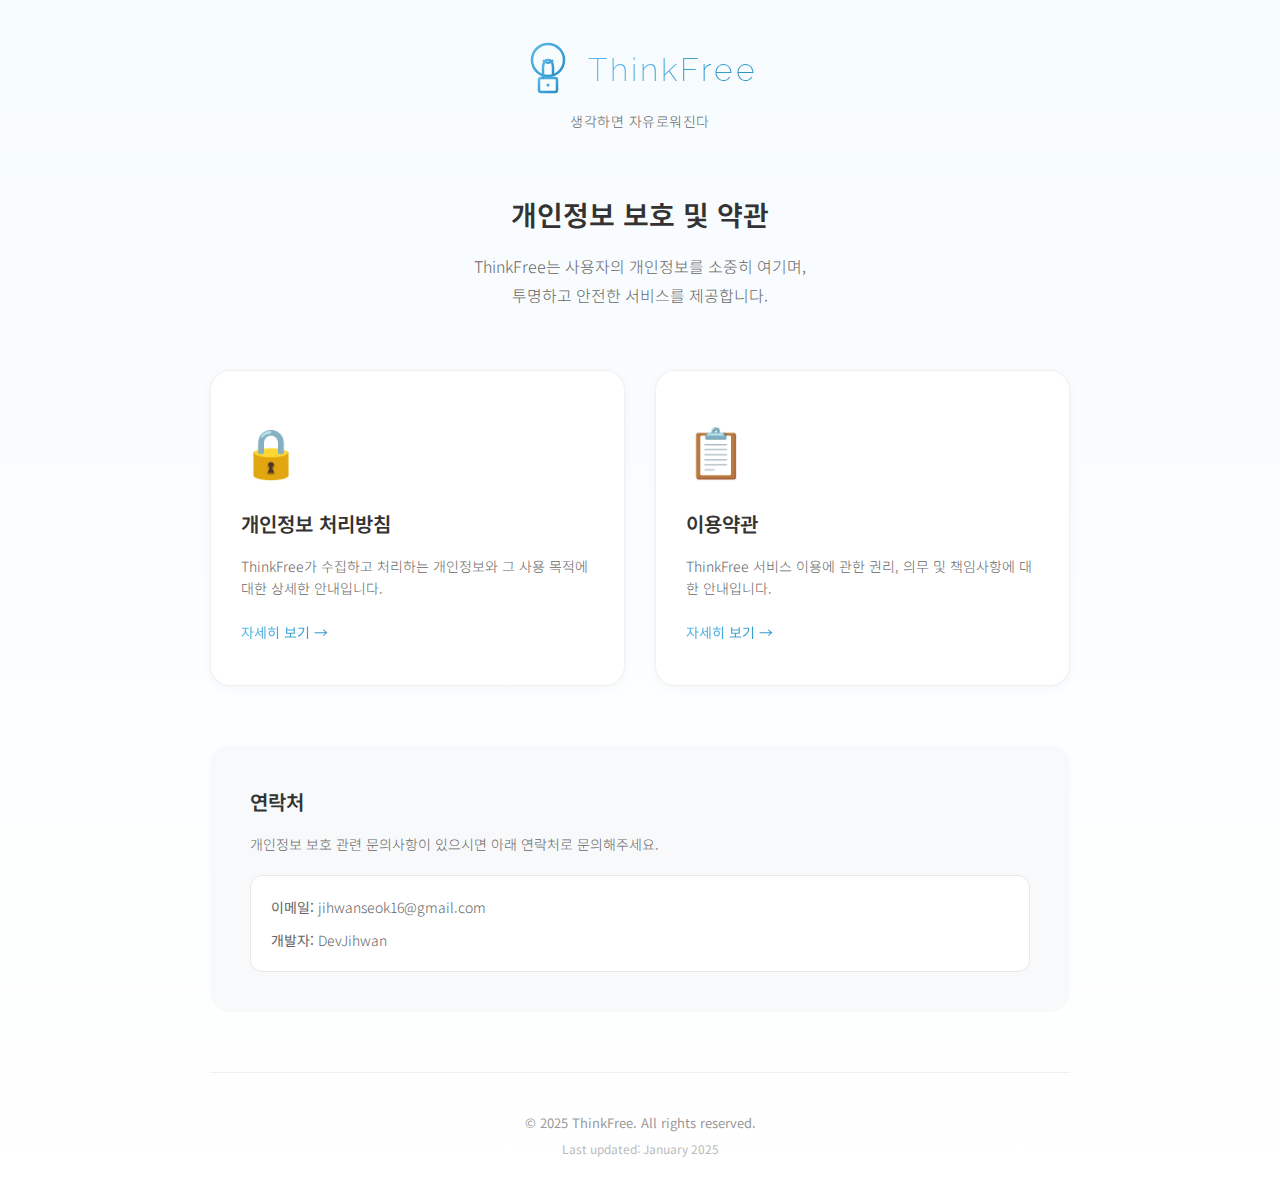
<file: index.html>
<!DOCTYPE html>
<html lang="ko">
<head>
    <meta charset="UTF-8">
    <meta name="viewport" content="width=device-width, initial-scale=1.0">
    <title>ThinkFree - Privacy & Terms</title>
    <link rel="stylesheet" href="style.css">
    <link rel="preconnect" href="https://fonts.googleapis.com">
    <link href="https://fonts.googleapis.com/css2?family=Raleway:wght@200;300;400;600&family=Noto+Sans+KR:wght@300;400;500;600&display=swap" rel="stylesheet">
</head>
<body>
    <div class="container">
        <header>
            <div class="logo">
                <svg width="50" height="60" viewBox="0 0 50 60" fill="none" xmlns="http://www.w3.org/2000/svg">
                    <circle cx="25" cy="20" r="16" stroke="url(#gradient)" stroke-width="2.5" fill="none"/>
                    <path d="M 20 20 Q 25 26, 30 20" stroke="url(#gradient)" stroke-width="2" fill="none"/>
                    <rect x="16" y="38" width="18" height="14" rx="2" stroke="url(#gradient)" stroke-width="2.5" fill="none"/>
                    <path d="M 20 38 L 20 28 Q 20 20, 25 20 Q 30 20, 30 28 L 30 34" stroke="url(#gradient)" stroke-width="2.5" stroke-linecap="round" fill="none"/>
                    <circle cx="25" cy="45" r="1.5" fill="url(#gradient)"/>
                    <defs>
                        <linearGradient id="gradient" x1="0%" y1="0%" x2="100%" y2="100%">
                            <stop offset="0%" style="stop-color:#5AB9EA;stop-opacity:1" />
                            <stop offset="100%" style="stop-color:#2890C4;stop-opacity:1" />
                        </linearGradient>
                    </defs>
                </svg>
                <h1>ThinkFree</h1>
            </div>
            <p class="tagline">생각하면 자유로워진다</p>
        </header>

        <main>
            <section class="hero">
                <h2>개인정보 보호 및 약관</h2>
                <p>ThinkFree는 사용자의 개인정보를 소중히 여기며,<br>투명하고 안전한 서비스를 제공합니다.</p>
            </section>

            <div class="cards">
                <a href="privacy.html" class="card">
                    <div class="card-icon">🔒</div>
                    <h3>개인정보 처리방침</h3>
                    <p>ThinkFree가 수집하고 처리하는 개인정보와 그 사용 목적에 대한 상세한 안내입니다.</p>
                    <span class="card-link">자세히 보기 →</span>
                </a>

                <a href="terms.html" class="card">
                    <div class="card-icon">📋</div>
                    <h3>이용약관</h3>
                    <p>ThinkFree 서비스 이용에 관한 권리, 의무 및 책임사항에 대한 안내입니다.</p>
                    <span class="card-link">자세히 보기 →</span>
                </a>
            </div>

            <section class="info">
                <h3>연락처</h3>
                <p>개인정보 보호 관련 문의사항이 있으시면 아래 연락처로 문의해주세요.</p>
                <div class="contact">
                    <p><strong>이메일:</strong> jihwanseok16@gmail.com</p>
                    <p><strong>개발자:</strong> DevJihwan</p>
                </div>
            </section>
        </main>

        <footer>
            <p>&copy; 2025 ThinkFree. All rights reserved.</p>
            <p class="version">Last updated: January 2025</p>
        </footer>
    </div>
</body>
</html>
</file>
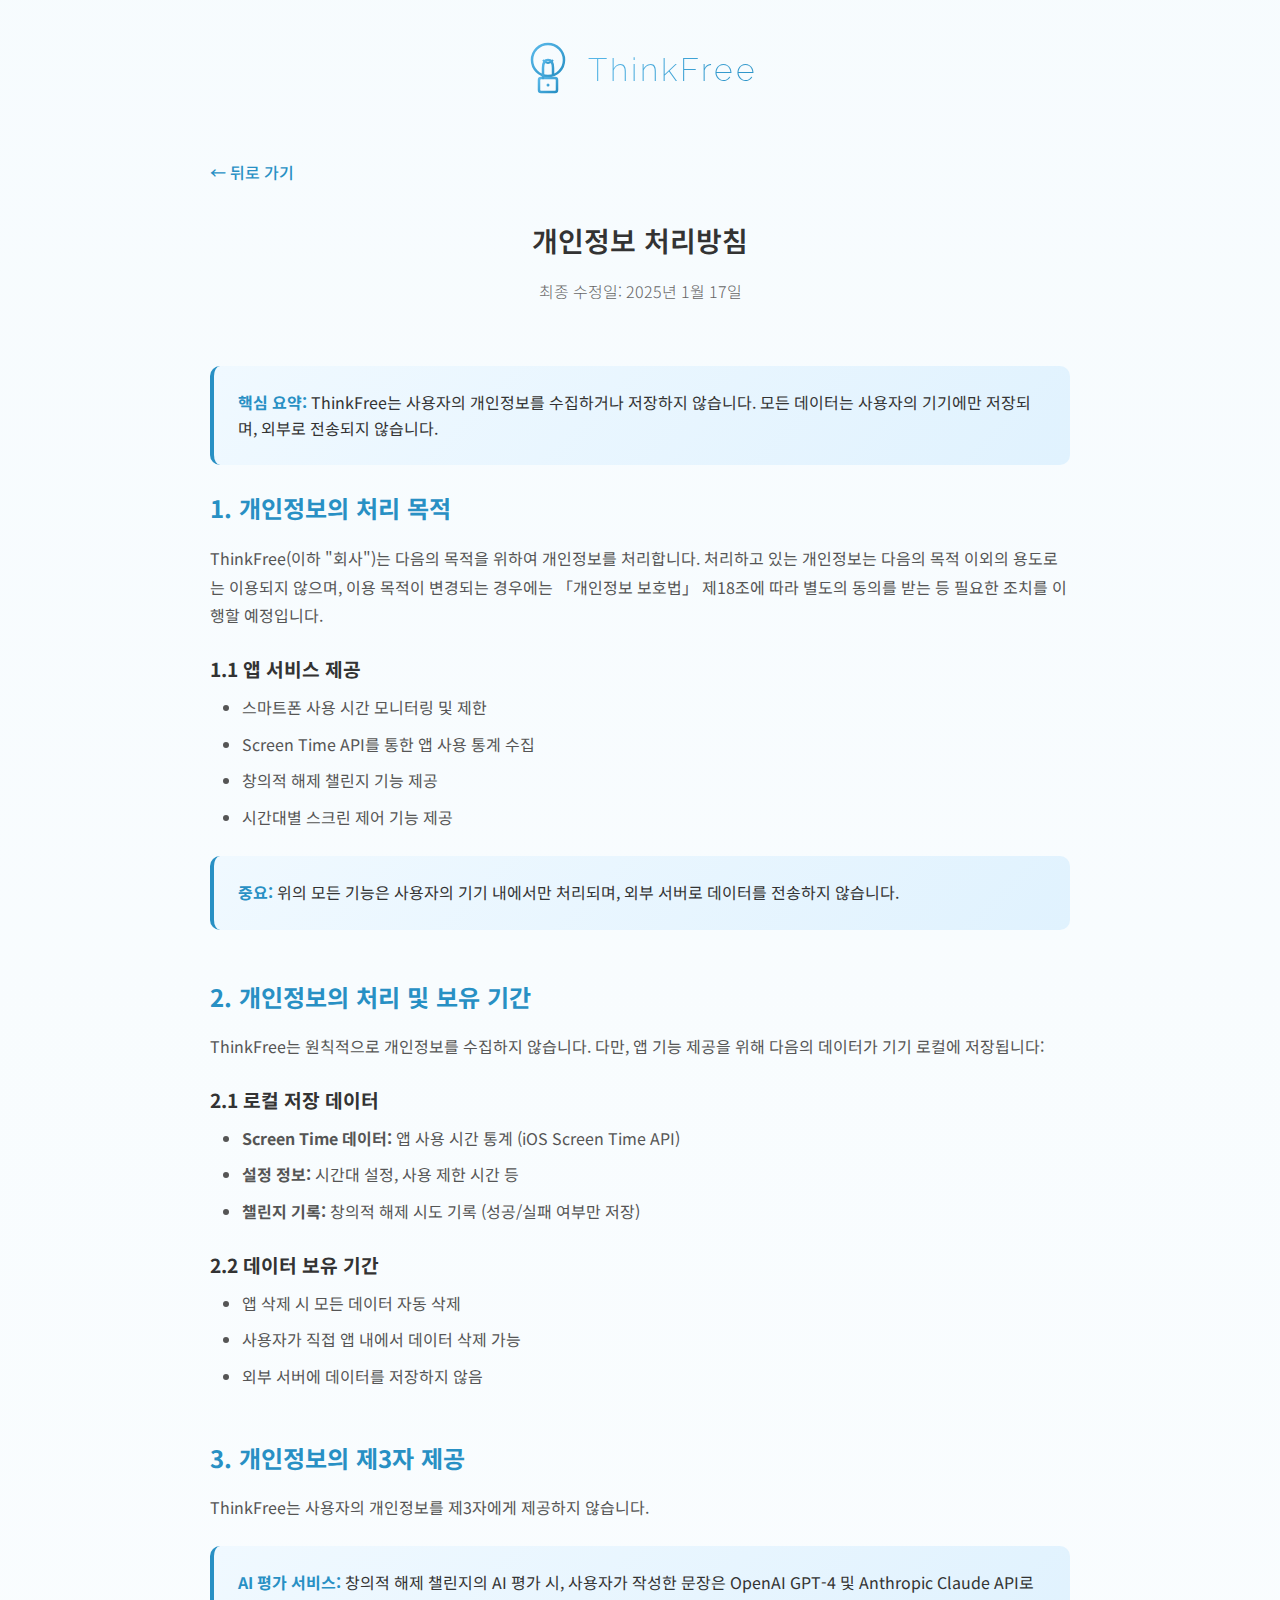
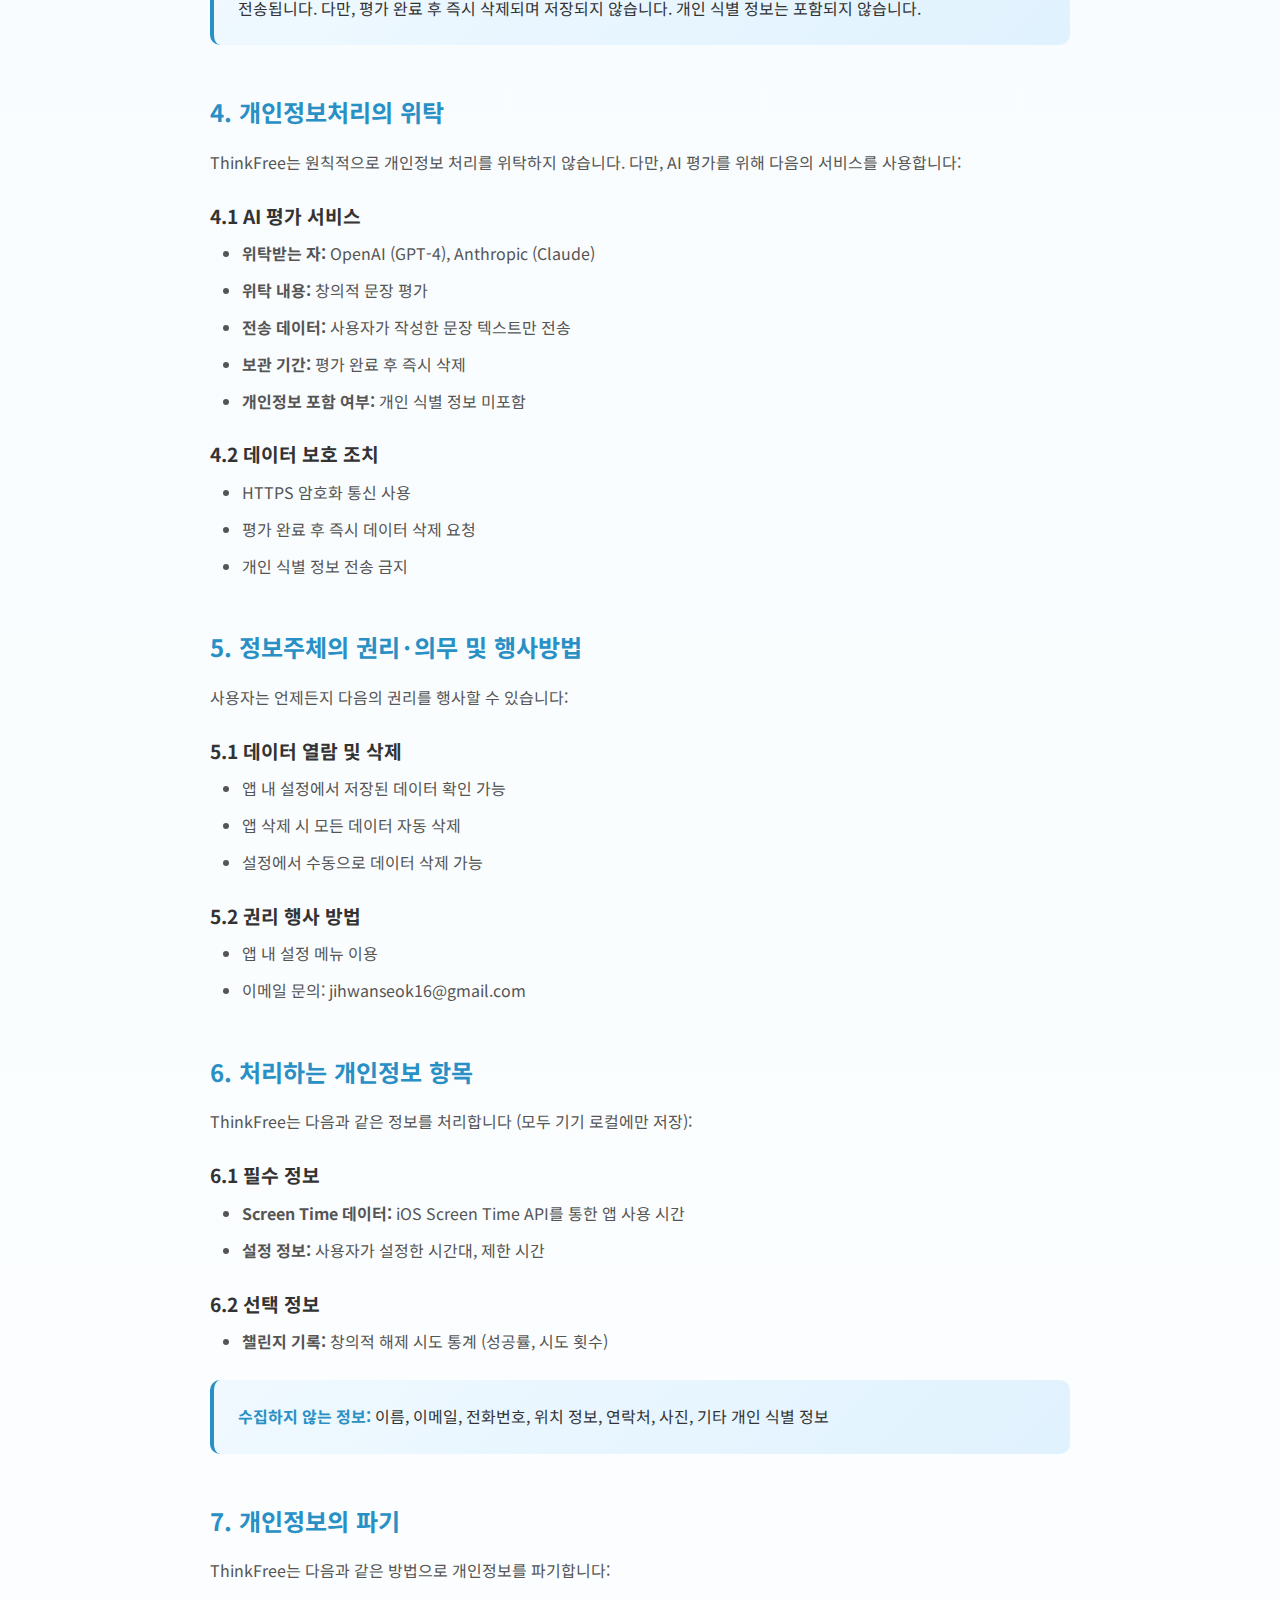
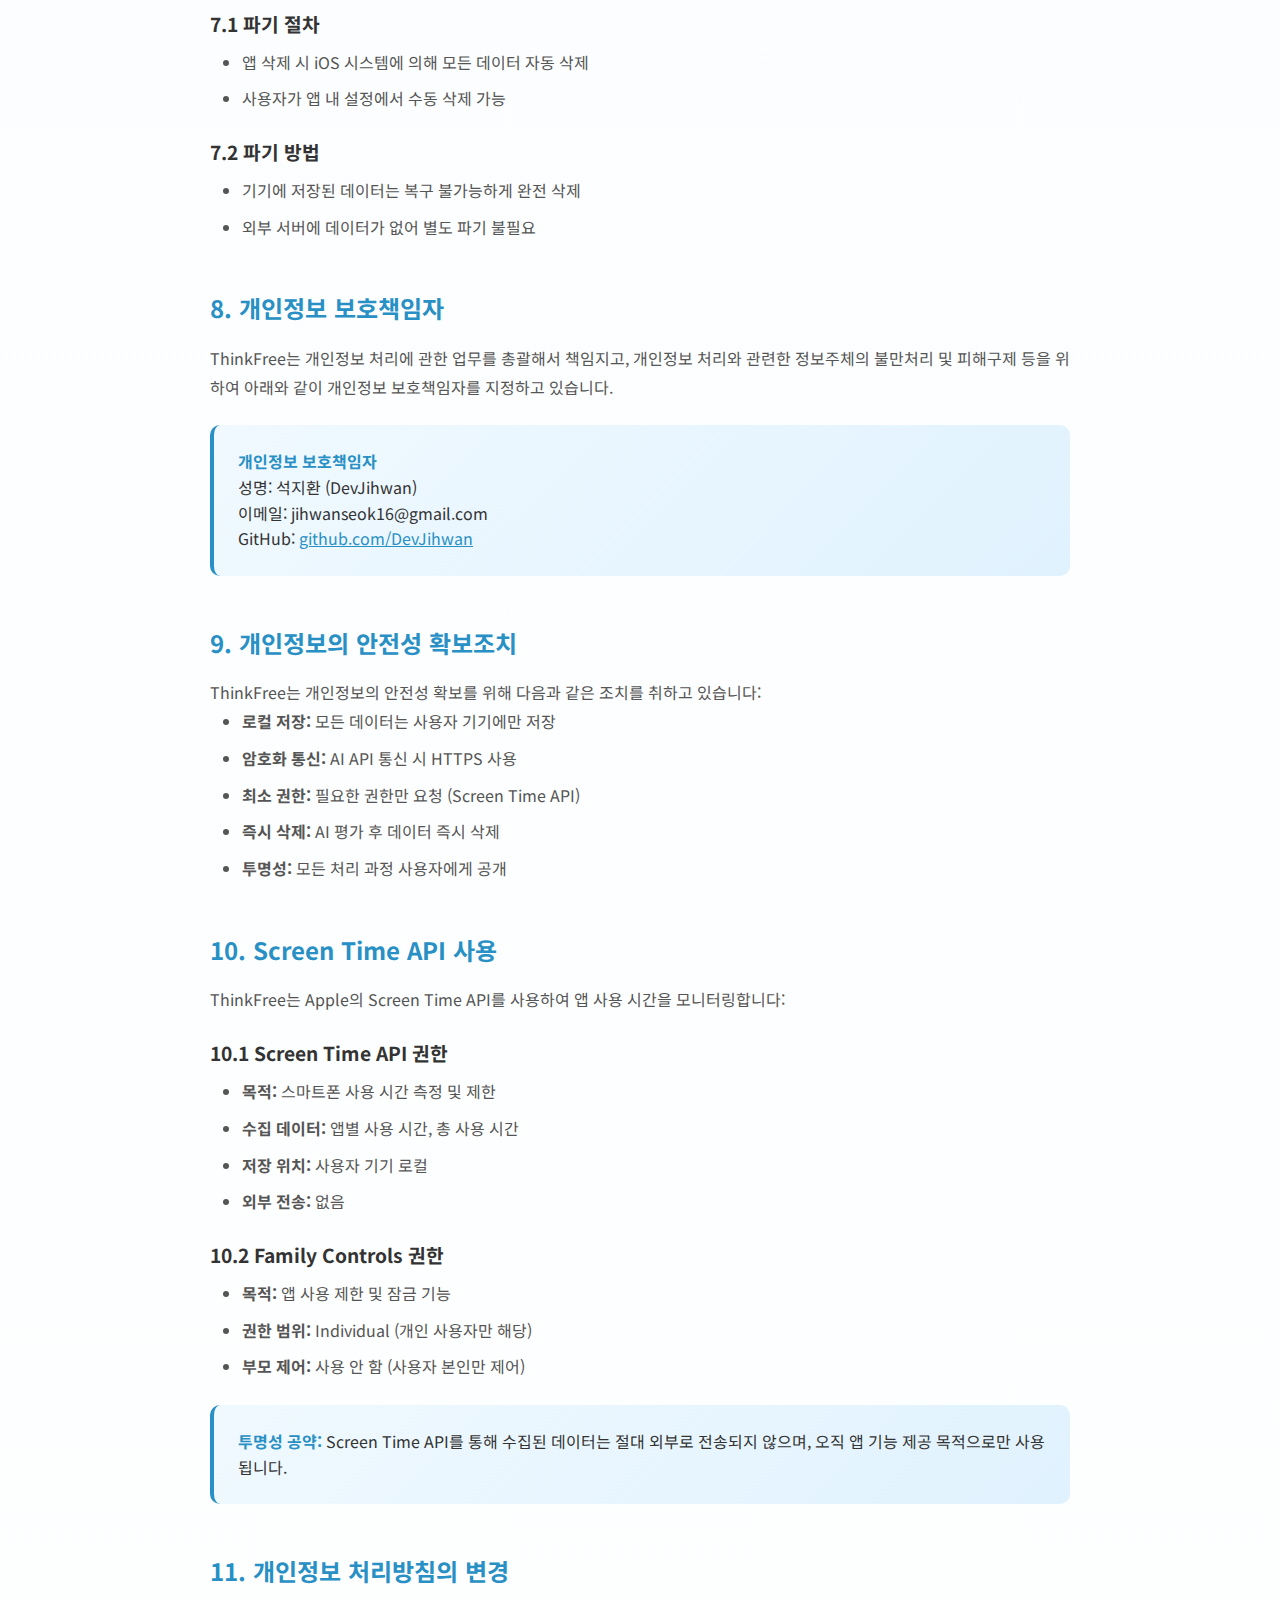
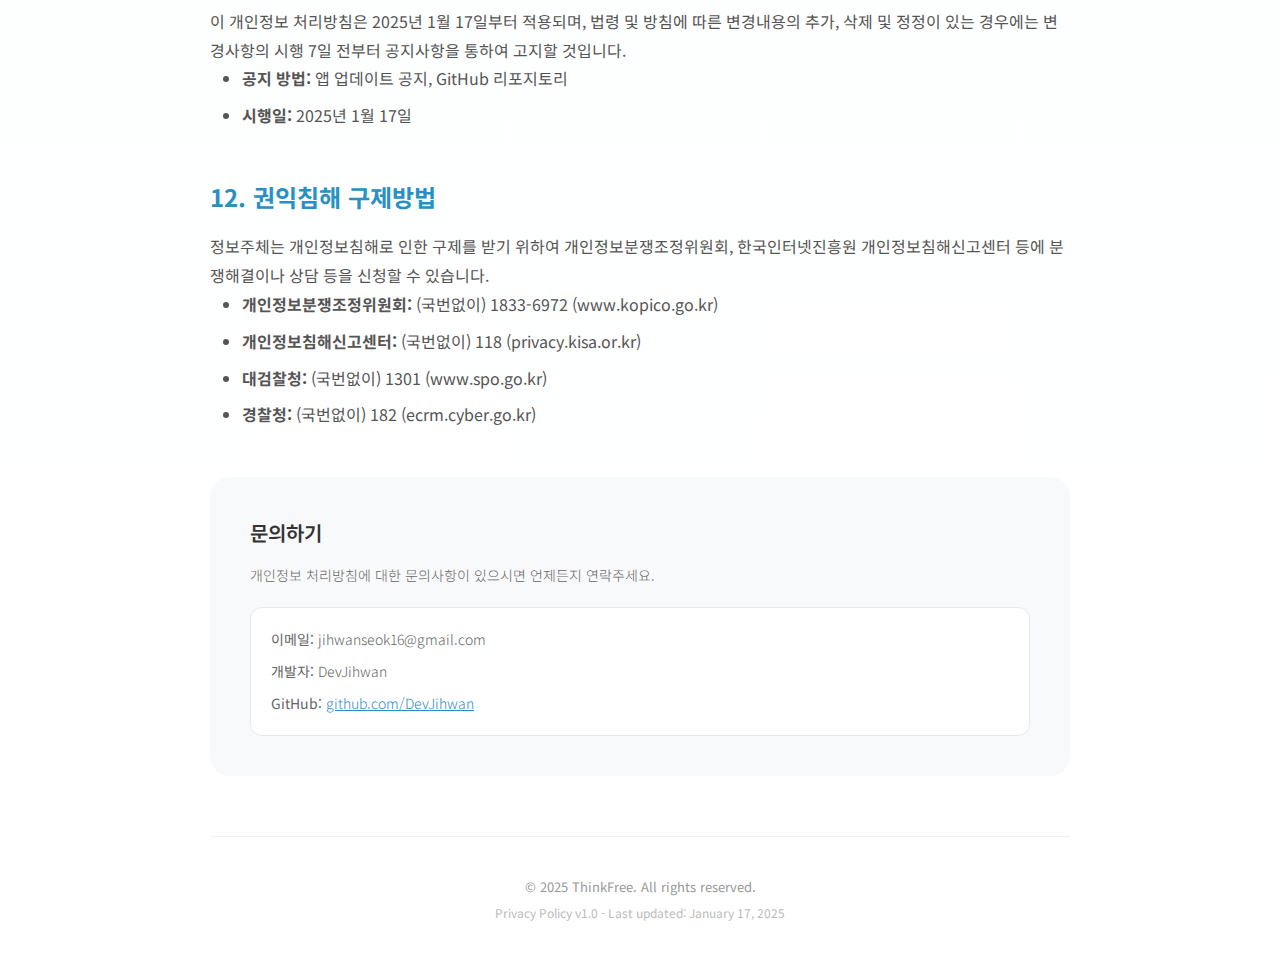
<file: privacy.html>
<!DOCTYPE html>
<html lang="ko">
<head>
    <meta charset="UTF-8">
    <meta name="viewport" content="width=device-width, initial-scale=1.0">
    <title>개인정보 처리방침 - ThinkFree</title>
    <link rel="stylesheet" href="style.css">
    <link rel="preconnect" href="https://fonts.googleapis.com">
    <link href="https://fonts.googleapis.com/css2?family=Raleway:wght@200;300;400;600&family=Noto+Sans+KR:wght@300;400;500;600&display=swap" rel="stylesheet">
    <style>
        .back-button {
            display: inline-flex;
            align-items: center;
            color: #2890C4;
            text-decoration: none;
            margin-bottom: 2rem;
            font-weight: 500;
            transition: all 0.3s ease;
        }
        .back-button:hover {
            color: #5AB9EA;
            transform: translateX(-5px);
        }
        .content-section {
            margin-bottom: 3rem;
        }
        .content-section h3 {
            color: #2890C4;
            margin-bottom: 1rem;
            font-size: 1.5rem;
        }
        .content-section h4 {
            color: #333;
            margin-top: 1.5rem;
            margin-bottom: 0.5rem;
            font-size: 1.2rem;
        }
        .content-section p, .content-section ul {
            line-height: 1.8;
            color: #555;
        }
        .content-section ul {
            padding-left: 2rem;
        }
        .content-section li {
            margin-bottom: 0.5rem;
        }
        .highlight-box {
            background: linear-gradient(135deg, #f0f9ff 0%, #e0f2fe 100%);
            padding: 1.5rem;
            border-radius: 10px;
            border-left: 4px solid #2890C4;
            margin: 1.5rem 0;
        }
        .highlight-box strong {
            color: #2890C4;
        }
    </style>
</head>
<body>
    <div class="container">
        <header>
            <div class="logo">
                <svg width="50" height="60" viewBox="0 0 50 60" fill="none" xmlns="http://www.w3.org/2000/svg">
                    <circle cx="25" cy="20" r="16" stroke="url(#gradient)" stroke-width="2.5" fill="none"/>
                    <path d="M 20 20 Q 25 26, 30 20" stroke="url(#gradient)" stroke-width="2" fill="none"/>
                    <rect x="16" y="38" width="18" height="14" rx="2" stroke="url(#gradient)" stroke-width="2.5" fill="none"/>
                    <path d="M 20 38 L 20 28 Q 20 20, 25 20 Q 30 20, 30 28 L 30 34" stroke="url(#gradient)" stroke-width="2.5" stroke-linecap="round" fill="none"/>
                    <circle cx="25" cy="45" r="1.5" fill="url(#gradient)"/>
                    <defs>
                        <linearGradient id="gradient" x1="0%" y1="0%" x2="100%" y2="100%">
                            <stop offset="0%" style="stop-color:#5AB9EA;stop-opacity:1" />
                            <stop offset="100%" style="stop-color:#2890C4;stop-opacity:1" />
                        </linearGradient>
                    </defs>
                </svg>
                <h1>ThinkFree</h1>
            </div>
        </header>

        <main>
            <a href="index.html" class="back-button">← 뒤로 가기</a>
            
            <section class="hero">
                <h2>개인정보 처리방침</h2>
                <p>최종 수정일: 2025년 1월 17일</p>
            </section>

            <div class="highlight-box">
                <strong>핵심 요약:</strong> ThinkFree는 사용자의 개인정보를 수집하거나 저장하지 않습니다. 모든 데이터는 사용자의 기기에만 저장되며, 외부로 전송되지 않습니다.
            </div>

            <div class="content-section">
                <h3>1. 개인정보의 처리 목적</h3>
                <p>ThinkFree(이하 "회사")는 다음의 목적을 위하여 개인정보를 처리합니다. 처리하고 있는 개인정보는 다음의 목적 이외의 용도로는 이용되지 않으며, 이용 목적이 변경되는 경우에는 「개인정보 보호법」 제18조에 따라 별도의 동의를 받는 등 필요한 조치를 이행할 예정입니다.</p>
                
                <h4>1.1 앱 서비스 제공</h4>
                <ul>
                    <li>스마트폰 사용 시간 모니터링 및 제한</li>
                    <li>Screen Time API를 통한 앱 사용 통계 수집</li>
                    <li>창의적 해제 챌린지 기능 제공</li>
                    <li>시간대별 스크린 제어 기능 제공</li>
                </ul>

                <div class="highlight-box">
                    <strong>중요:</strong> 위의 모든 기능은 사용자의 기기 내에서만 처리되며, 외부 서버로 데이터를 전송하지 않습니다.
                </div>
            </div>

            <div class="content-section">
                <h3>2. 개인정보의 처리 및 보유 기간</h3>
                <p>ThinkFree는 원칙적으로 개인정보를 수집하지 않습니다. 다만, 앱 기능 제공을 위해 다음의 데이터가 기기 로컬에 저장됩니다:</p>
                
                <h4>2.1 로컬 저장 데이터</h4>
                <ul>
                    <li><strong>Screen Time 데이터:</strong> 앱 사용 시간 통계 (iOS Screen Time API)</li>
                    <li><strong>설정 정보:</strong> 시간대 설정, 사용 제한 시간 등</li>
                    <li><strong>챌린지 기록:</strong> 창의적 해제 시도 기록 (성공/실패 여부만 저장)</li>
                </ul>

                <h4>2.2 데이터 보유 기간</h4>
                <ul>
                    <li>앱 삭제 시 모든 데이터 자동 삭제</li>
                    <li>사용자가 직접 앱 내에서 데이터 삭제 가능</li>
                    <li>외부 서버에 데이터를 저장하지 않음</li>
                </ul>
            </div>

            <div class="content-section">
                <h3>3. 개인정보의 제3자 제공</h3>
                <p>ThinkFree는 사용자의 개인정보를 제3자에게 제공하지 않습니다.</p>
                
                <div class="highlight-box">
                    <strong>AI 평가 서비스:</strong> 창의적 해제 챌린지의 AI 평가 시, 사용자가 작성한 문장은 OpenAI GPT-4 및 Anthropic Claude API로 전송됩니다. 다만, 평가 완료 후 즉시 삭제되며 저장되지 않습니다. 개인 식별 정보는 포함되지 않습니다.
                </div>
            </div>

            <div class="content-section">
                <h3>4. 개인정보처리의 위탁</h3>
                <p>ThinkFree는 원칙적으로 개인정보 처리를 위탁하지 않습니다. 다만, AI 평가를 위해 다음의 서비스를 사용합니다:</p>
                
                <h4>4.1 AI 평가 서비스</h4>
                <ul>
                    <li><strong>위탁받는 자:</strong> OpenAI (GPT-4), Anthropic (Claude)</li>
                    <li><strong>위탁 내용:</strong> 창의적 문장 평가</li>
                    <li><strong>전송 데이터:</strong> 사용자가 작성한 문장 텍스트만 전송</li>
                    <li><strong>보관 기간:</strong> 평가 완료 후 즉시 삭제</li>
                    <li><strong>개인정보 포함 여부:</strong> 개인 식별 정보 미포함</li>
                </ul>

                <h4>4.2 데이터 보호 조치</h4>
                <ul>
                    <li>HTTPS 암호화 통신 사용</li>
                    <li>평가 완료 후 즉시 데이터 삭제 요청</li>
                    <li>개인 식별 정보 전송 금지</li>
                </ul>
            </div>

            <div class="content-section">
                <h3>5. 정보주체의 권리·의무 및 행사방법</h3>
                <p>사용자는 언제든지 다음의 권리를 행사할 수 있습니다:</p>
                
                <h4>5.1 데이터 열람 및 삭제</h4>
                <ul>
                    <li>앱 내 설정에서 저장된 데이터 확인 가능</li>
                    <li>앱 삭제 시 모든 데이터 자동 삭제</li>
                    <li>설정에서 수동으로 데이터 삭제 가능</li>
                </ul>

                <h4>5.2 권리 행사 방법</h4>
                <ul>
                    <li>앱 내 설정 메뉴 이용</li>
                    <li>이메일 문의: jihwanseok16@gmail.com</li>
                </ul>
            </div>

            <div class="content-section">
                <h3>6. 처리하는 개인정보 항목</h3>
                <p>ThinkFree는 다음과 같은 정보를 처리합니다 (모두 기기 로컬에만 저장):</p>
                
                <h4>6.1 필수 정보</h4>
                <ul>
                    <li><strong>Screen Time 데이터:</strong> iOS Screen Time API를 통한 앱 사용 시간</li>
                    <li><strong>설정 정보:</strong> 사용자가 설정한 시간대, 제한 시간</li>
                </ul>

                <h4>6.2 선택 정보</h4>
                <ul>
                    <li><strong>챌린지 기록:</strong> 창의적 해제 시도 통계 (성공률, 시도 횟수)</li>
                </ul>

                <div class="highlight-box">
                    <strong>수집하지 않는 정보:</strong> 이름, 이메일, 전화번호, 위치 정보, 연락처, 사진, 기타 개인 식별 정보
                </div>
            </div>

            <div class="content-section">
                <h3>7. 개인정보의 파기</h3>
                <p>ThinkFree는 다음과 같은 방법으로 개인정보를 파기합니다:</p>
                
                <h4>7.1 파기 절차</h4>
                <ul>
                    <li>앱 삭제 시 iOS 시스템에 의해 모든 데이터 자동 삭제</li>
                    <li>사용자가 앱 내 설정에서 수동 삭제 가능</li>
                </ul>

                <h4>7.2 파기 방법</h4>
                <ul>
                    <li>기기에 저장된 데이터는 복구 불가능하게 완전 삭제</li>
                    <li>외부 서버에 데이터가 없어 별도 파기 불필요</li>
                </ul>
            </div>

            <div class="content-section">
                <h3>8. 개인정보 보호책임자</h3>
                <p>ThinkFree는 개인정보 처리에 관한 업무를 총괄해서 책임지고, 개인정보 처리와 관련한 정보주체의 불만처리 및 피해구제 등을 위하여 아래와 같이 개인정보 보호책임자를 지정하고 있습니다.</p>
                
                <div class="highlight-box">
                    <strong>개인정보 보호책임자</strong><br>
                    성명: 석지환 (DevJihwan)<br>
                    이메일: jihwanseok16@gmail.com<br>
                    GitHub: <a href="https://github.com/DevJihwan" target="_blank" style="color: #2890C4;">github.com/DevJihwan</a>
                </div>
            </div>

            <div class="content-section">
                <h3>9. 개인정보의 안전성 확보조치</h3>
                <p>ThinkFree는 개인정보의 안전성 확보를 위해 다음과 같은 조치를 취하고 있습니다:</p>
                
                <ul>
                    <li><strong>로컬 저장:</strong> 모든 데이터는 사용자 기기에만 저장</li>
                    <li><strong>암호화 통신:</strong> AI API 통신 시 HTTPS 사용</li>
                    <li><strong>최소 권한:</strong> 필요한 권한만 요청 (Screen Time API)</li>
                    <li><strong>즉시 삭제:</strong> AI 평가 후 데이터 즉시 삭제</li>
                    <li><strong>투명성:</strong> 모든 처리 과정 사용자에게 공개</li>
                </ul>
            </div>

            <div class="content-section">
                <h3>10. Screen Time API 사용</h3>
                <p>ThinkFree는 Apple의 Screen Time API를 사용하여 앱 사용 시간을 모니터링합니다:</p>
                
                <h4>10.1 Screen Time API 권한</h4>
                <ul>
                    <li><strong>목적:</strong> 스마트폰 사용 시간 측정 및 제한</li>
                    <li><strong>수집 데이터:</strong> 앱별 사용 시간, 총 사용 시간</li>
                    <li><strong>저장 위치:</strong> 사용자 기기 로컬</li>
                    <li><strong>외부 전송:</strong> 없음</li>
                </ul>

                <h4>10.2 Family Controls 권한</h4>
                <ul>
                    <li><strong>목적:</strong> 앱 사용 제한 및 잠금 기능</li>
                    <li><strong>권한 범위:</strong> Individual (개인 사용자만 해당)</li>
                    <li><strong>부모 제어:</strong> 사용 안 함 (사용자 본인만 제어)</li>
                </ul>

                <div class="highlight-box">
                    <strong>투명성 공약:</strong> Screen Time API를 통해 수집된 데이터는 절대 외부로 전송되지 않으며, 오직 앱 기능 제공 목적으로만 사용됩니다.
                </div>
            </div>

            <div class="content-section">
                <h3>11. 개인정보 처리방침의 변경</h3>
                <p>이 개인정보 처리방침은 2025년 1월 17일부터 적용되며, 법령 및 방침에 따른 변경내용의 추가, 삭제 및 정정이 있는 경우에는 변경사항의 시행 7일 전부터 공지사항을 통하여 고지할 것입니다.</p>
                
                <ul>
                    <li><strong>공지 방법:</strong> 앱 업데이트 공지, GitHub 리포지토리</li>
                    <li><strong>시행일:</strong> 2025년 1월 17일</li>
                </ul>
            </div>

            <div class="content-section">
                <h3>12. 권익침해 구제방법</h3>
                <p>정보주체는 개인정보침해로 인한 구제를 받기 위하여 개인정보분쟁조정위원회, 한국인터넷진흥원 개인정보침해신고센터 등에 분쟁해결이나 상담 등을 신청할 수 있습니다.</p>
                
                <ul>
                    <li><strong>개인정보분쟁조정위원회:</strong> (국번없이) 1833-6972 (www.kopico.go.kr)</li>
                    <li><strong>개인정보침해신고센터:</strong> (국번없이) 118 (privacy.kisa.or.kr)</li>
                    <li><strong>대검찰청:</strong> (국번없이) 1301 (www.spo.go.kr)</li>
                    <li><strong>경찰청:</strong> (국번없이) 182 (ecrm.cyber.go.kr)</li>
                </ul>
            </div>

            <section class="info" style="margin-top: 3rem;">
                <h3>문의하기</h3>
                <p>개인정보 처리방침에 대한 문의사항이 있으시면 언제든지 연락주세요.</p>
                <div class="contact">
                    <p><strong>이메일:</strong> jihwanseok16@gmail.com</p>
                    <p><strong>개발자:</strong> DevJihwan</p>
                    <p><strong>GitHub:</strong> <a href="https://github.com/DevJihwan" target="_blank" style="color: #2890C4;">github.com/DevJihwan</a></p>
                </div>
            </section>
        </main>

        <footer>
            <p>&copy; 2025 ThinkFree. All rights reserved.</p>
            <p class="version">Privacy Policy v1.0 - Last updated: January 17, 2025</p>
        </footer>
    </div>
</body>
</html>
</file>
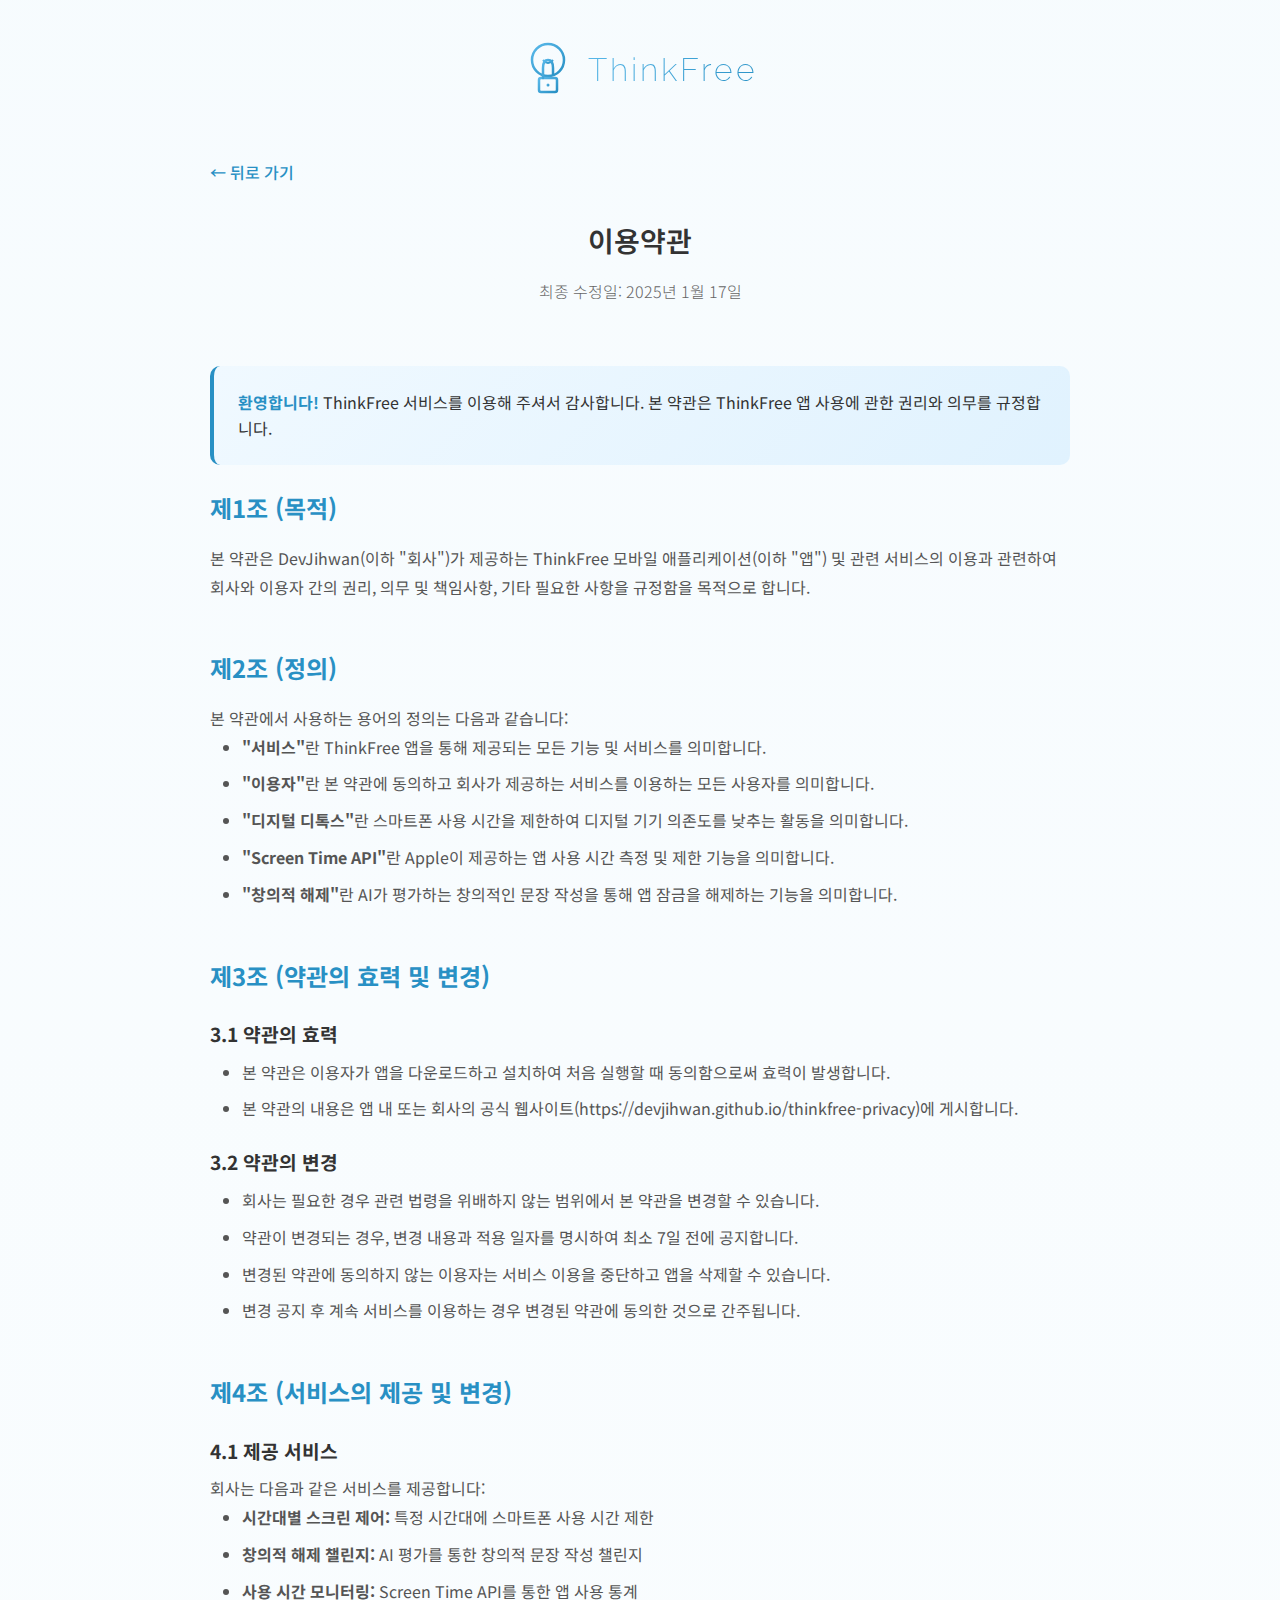
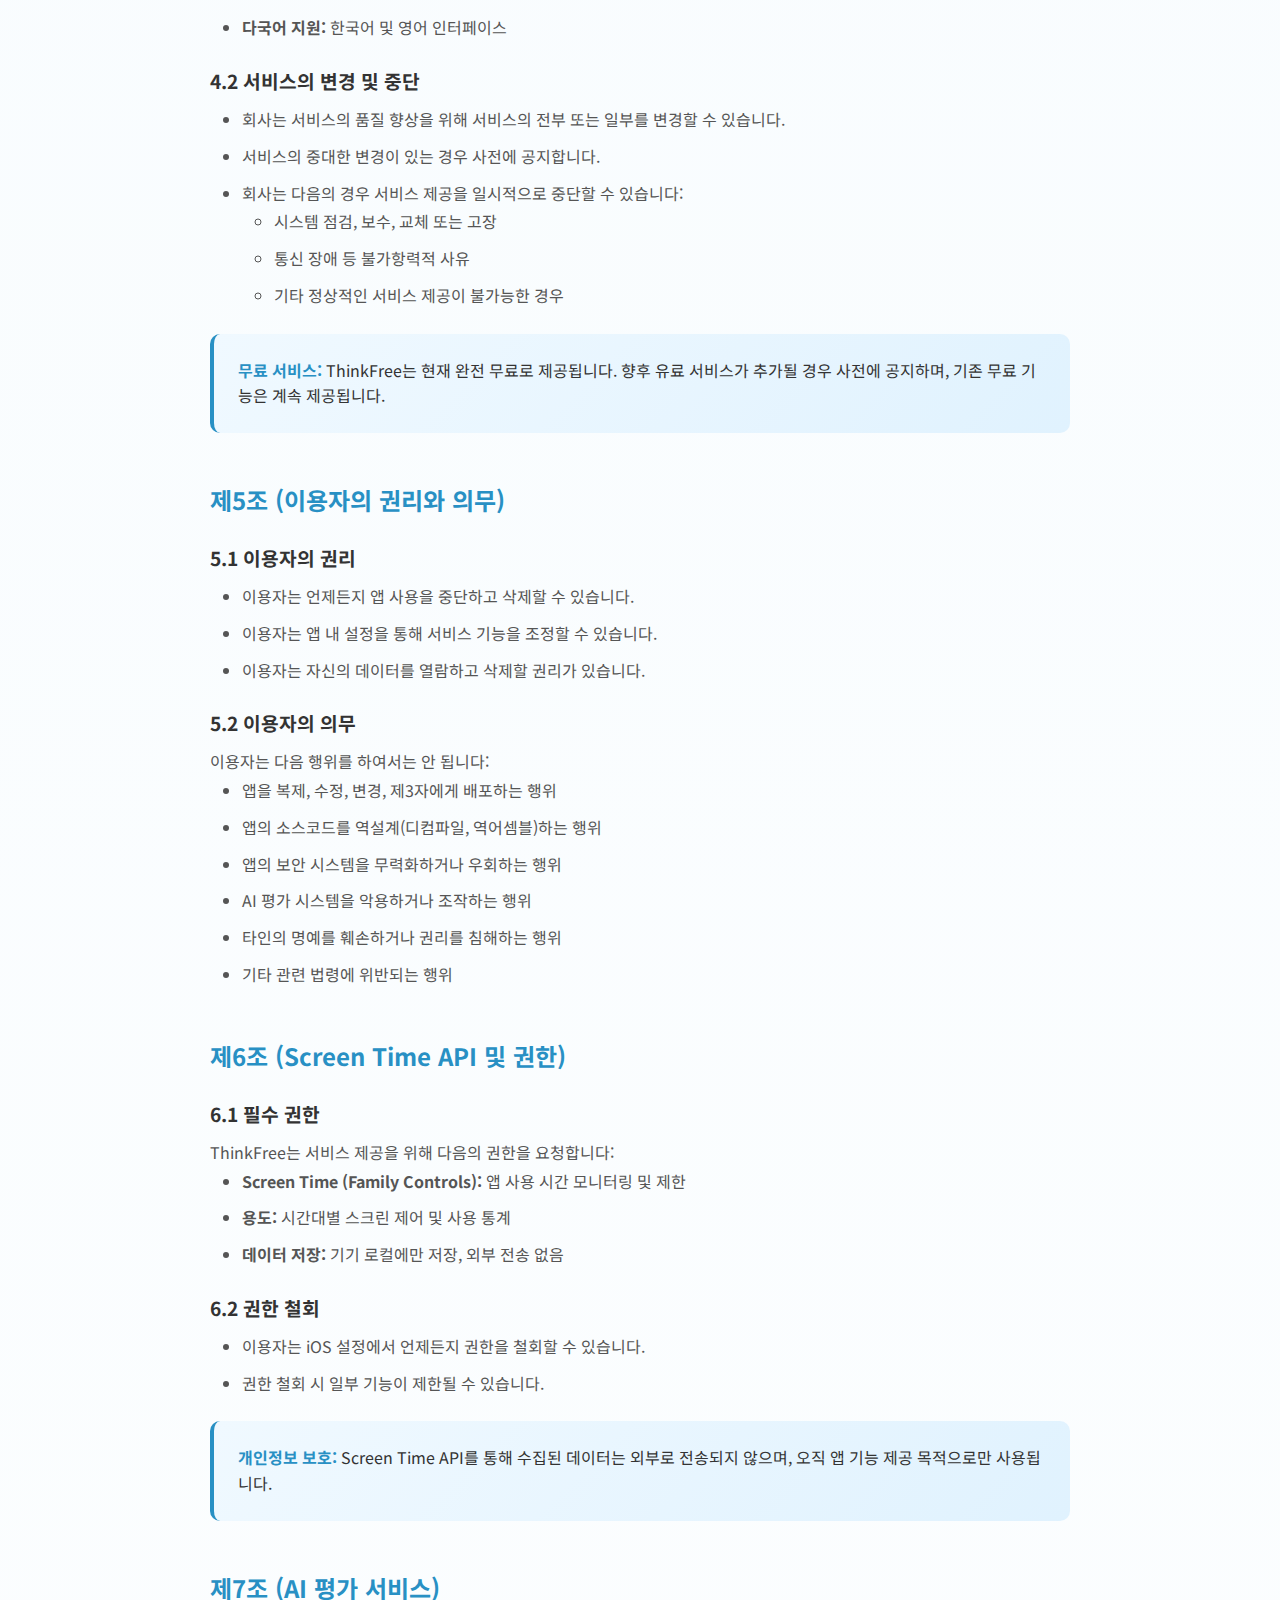
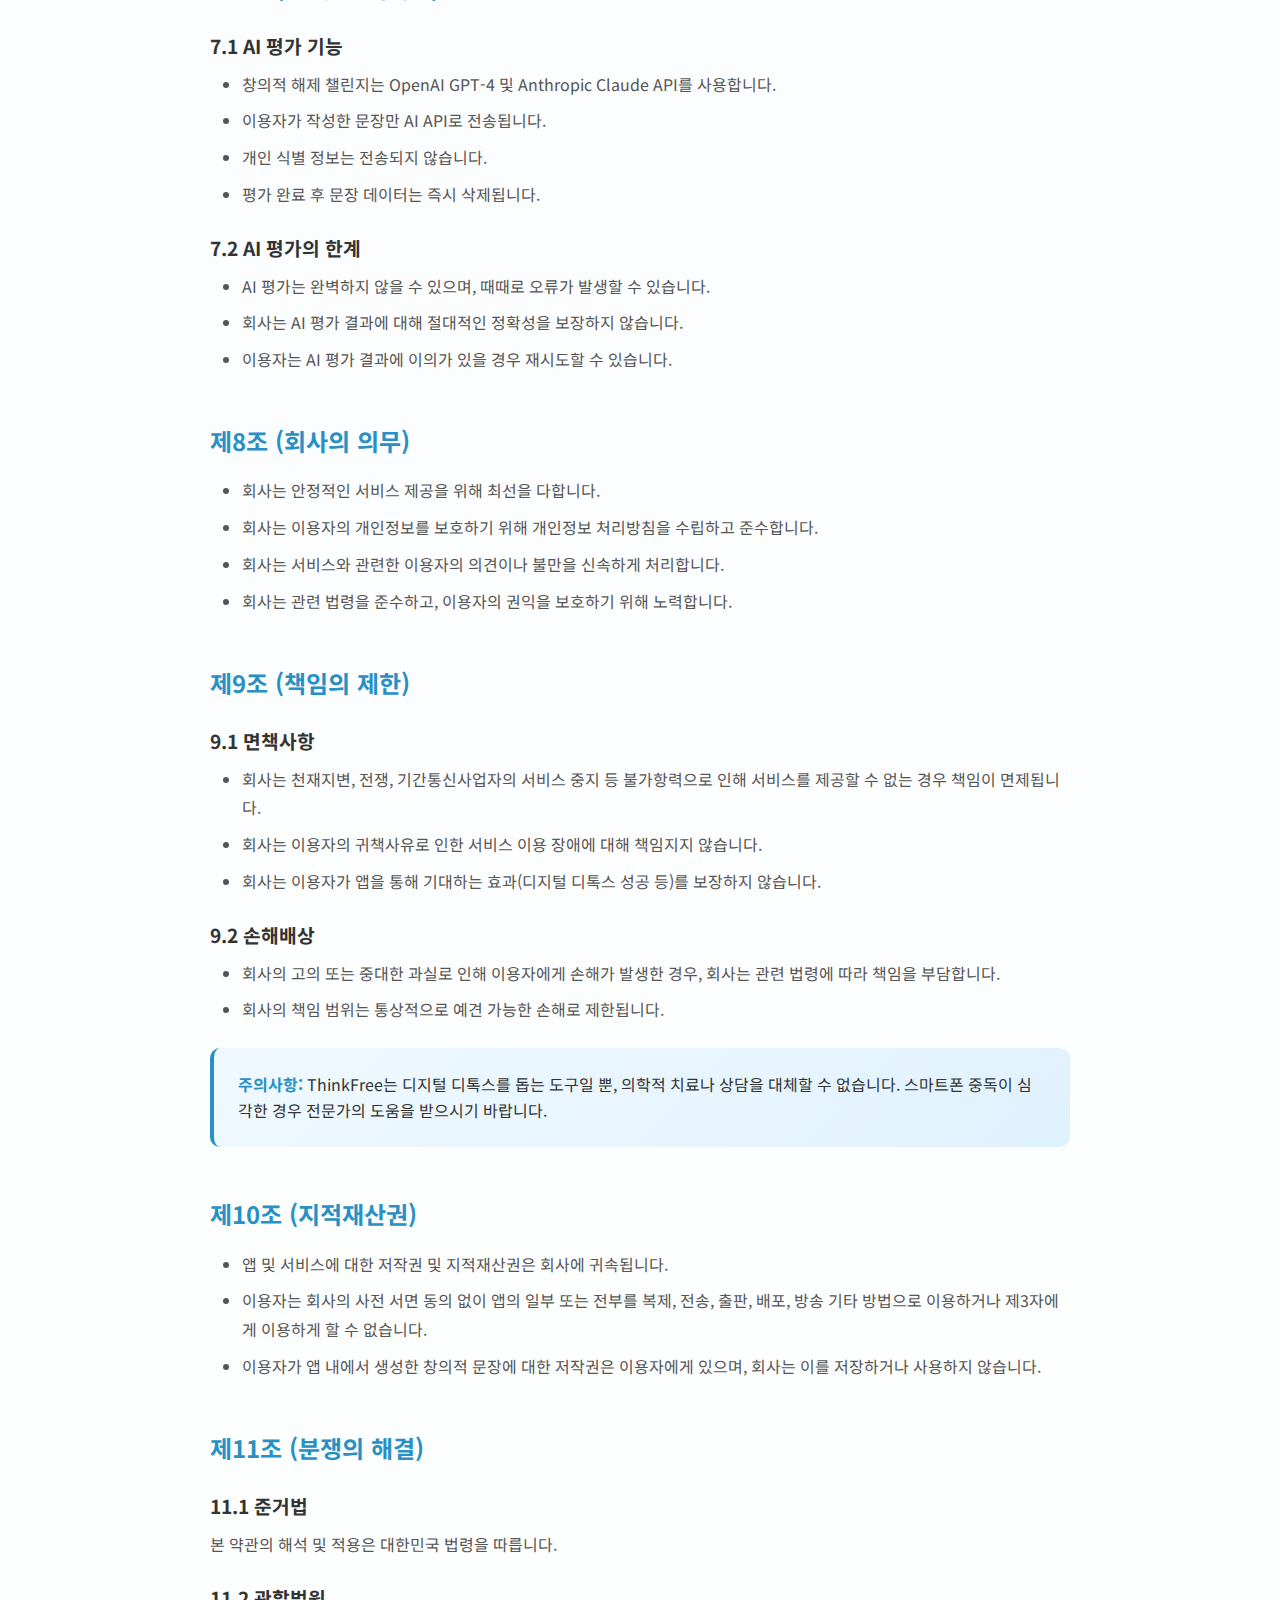
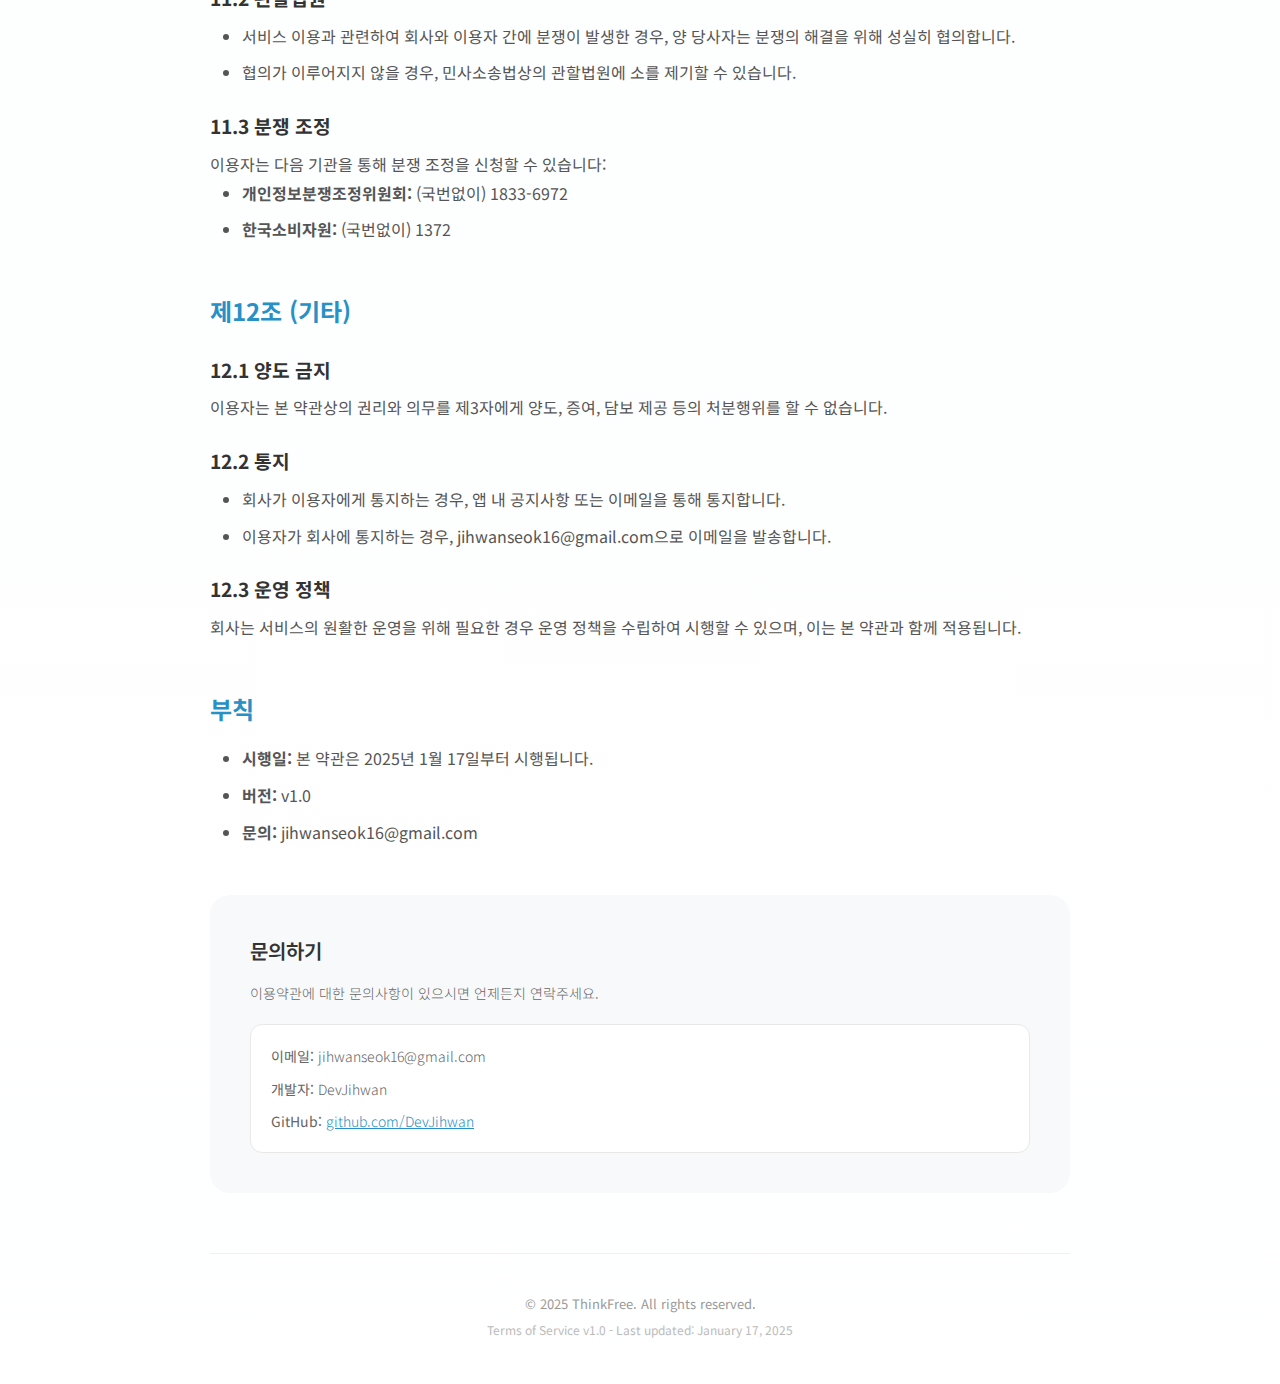
<file: terms.html>
<!DOCTYPE html>
<html lang="ko">
<head>
    <meta charset="UTF-8">
    <meta name="viewport" content="width=device-width, initial-scale=1.0">
    <title>이용약관 - ThinkFree</title>
    <link rel="stylesheet" href="style.css">
    <link rel="preconnect" href="https://fonts.googleapis.com">
    <link href="https://fonts.googleapis.com/css2?family=Raleway:wght@200;300;400;600&family=Noto+Sans+KR:wght@300;400;500;600&display=swap" rel="stylesheet">
    <style>
        .back-button {
            display: inline-flex;
            align-items: center;
            color: #2890C4;
            text-decoration: none;
            margin-bottom: 2rem;
            font-weight: 500;
            transition: all 0.3s ease;
        }
        .back-button:hover {
            color: #5AB9EA;
            transform: translateX(-5px);
        }
        .content-section {
            margin-bottom: 3rem;
        }
        .content-section h3 {
            color: #2890C4;
            margin-bottom: 1rem;
            font-size: 1.5rem;
        }
        .content-section h4 {
            color: #333;
            margin-top: 1.5rem;
            margin-bottom: 0.5rem;
            font-size: 1.2rem;
        }
        .content-section p, .content-section ul {
            line-height: 1.8;
            color: #555;
        }
        .content-section ul {
            padding-left: 2rem;
        }
        .content-section li {
            margin-bottom: 0.5rem;
        }
        .highlight-box {
            background: linear-gradient(135deg, #f0f9ff 0%, #e0f2fe 100%);
            padding: 1.5rem;
            border-radius: 10px;
            border-left: 4px solid #2890C4;
            margin: 1.5rem 0;
        }
        .highlight-box strong {
            color: #2890C4;
        }
    </style>
</head>
<body>
    <div class="container">
        <header>
            <div class="logo">
                <svg width="50" height="60" viewBox="0 0 50 60" fill="none" xmlns="http://www.w3.org/2000/svg">
                    <circle cx="25" cy="20" r="16" stroke="url(#gradient)" stroke-width="2.5" fill="none"/>
                    <path d="M 20 20 Q 25 26, 30 20" stroke="url(#gradient)" stroke-width="2" fill="none"/>
                    <rect x="16" y="38" width="18" height="14" rx="2" stroke="url(#gradient)" stroke-width="2.5" fill="none"/>
                    <path d="M 20 38 L 20 28 Q 20 20, 25 20 Q 30 20, 30 28 L 30 34" stroke="url(#gradient)" stroke-width="2.5" stroke-linecap="round" fill="none"/>
                    <circle cx="25" cy="45" r="1.5" fill="url(#gradient)"/>
                    <defs>
                        <linearGradient id="gradient" x1="0%" y1="0%" x2="100%" y2="100%">
                            <stop offset="0%" style="stop-color:#5AB9EA;stop-opacity:1" />
                            <stop offset="100%" style="stop-color:#2890C4;stop-opacity:1" />
                        </linearGradient>
                    </defs>
                </svg>
                <h1>ThinkFree</h1>
            </div>
        </header>

        <main>
            <a href="index.html" class="back-button">← 뒤로 가기</a>
            
            <section class="hero">
                <h2>이용약관</h2>
                <p>최종 수정일: 2025년 1월 17일</p>
            </section>

            <div class="highlight-box">
                <strong>환영합니다!</strong> ThinkFree 서비스를 이용해 주셔서 감사합니다. 본 약관은 ThinkFree 앱 사용에 관한 권리와 의무를 규정합니다.
            </div>

            <div class="content-section">
                <h3>제1조 (목적)</h3>
                <p>본 약관은 DevJihwan(이하 "회사")가 제공하는 ThinkFree 모바일 애플리케이션(이하 "앱") 및 관련 서비스의 이용과 관련하여 회사와 이용자 간의 권리, 의무 및 책임사항, 기타 필요한 사항을 규정함을 목적으로 합니다.</p>
            </div>

            <div class="content-section">
                <h3>제2조 (정의)</h3>
                <p>본 약관에서 사용하는 용어의 정의는 다음과 같습니다:</p>
                <ul>
                    <li><strong>"서비스"</strong>란 ThinkFree 앱을 통해 제공되는 모든 기능 및 서비스를 의미합니다.</li>
                    <li><strong>"이용자"</strong>란 본 약관에 동의하고 회사가 제공하는 서비스를 이용하는 모든 사용자를 의미합니다.</li>
                    <li><strong>"디지털 디톡스"</strong>란 스마트폰 사용 시간을 제한하여 디지털 기기 의존도를 낮추는 활동을 의미합니다.</li>
                    <li><strong>"Screen Time API"</strong>란 Apple이 제공하는 앱 사용 시간 측정 및 제한 기능을 의미합니다.</li>
                    <li><strong>"창의적 해제"</strong>란 AI가 평가하는 창의적인 문장 작성을 통해 앱 잠금을 해제하는 기능을 의미합니다.</li>
                </ul>
            </div>

            <div class="content-section">
                <h3>제3조 (약관의 효력 및 변경)</h3>
                
                <h4>3.1 약관의 효력</h4>
                <ul>
                    <li>본 약관은 이용자가 앱을 다운로드하고 설치하여 처음 실행할 때 동의함으로써 효력이 발생합니다.</li>
                    <li>본 약관의 내용은 앱 내 또는 회사의 공식 웹사이트(https://devjihwan.github.io/thinkfree-privacy)에 게시합니다.</li>
                </ul>

                <h4>3.2 약관의 변경</h4>
                <ul>
                    <li>회사는 필요한 경우 관련 법령을 위배하지 않는 범위에서 본 약관을 변경할 수 있습니다.</li>
                    <li>약관이 변경되는 경우, 변경 내용과 적용 일자를 명시하여 최소 7일 전에 공지합니다.</li>
                    <li>변경된 약관에 동의하지 않는 이용자는 서비스 이용을 중단하고 앱을 삭제할 수 있습니다.</li>
                    <li>변경 공지 후 계속 서비스를 이용하는 경우 변경된 약관에 동의한 것으로 간주됩니다.</li>
                </ul>
            </div>

            <div class="content-section">
                <h3>제4조 (서비스의 제공 및 변경)</h3>
                
                <h4>4.1 제공 서비스</h4>
                <p>회사는 다음과 같은 서비스를 제공합니다:</p>
                <ul>
                    <li><strong>시간대별 스크린 제어:</strong> 특정 시간대에 스마트폰 사용 시간 제한</li>
                    <li><strong>창의적 해제 챌린지:</strong> AI 평가를 통한 창의적 문장 작성 챌린지</li>
                    <li><strong>사용 시간 모니터링:</strong> Screen Time API를 통한 앱 사용 통계</li>
                    <li><strong>다국어 지원:</strong> 한국어 및 영어 인터페이스</li>
                </ul>

                <h4>4.2 서비스의 변경 및 중단</h4>
                <ul>
                    <li>회사는 서비스의 품질 향상을 위해 서비스의 전부 또는 일부를 변경할 수 있습니다.</li>
                    <li>서비스의 중대한 변경이 있는 경우 사전에 공지합니다.</li>
                    <li>회사는 다음의 경우 서비스 제공을 일시적으로 중단할 수 있습니다:
                        <ul>
                            <li>시스템 점검, 보수, 교체 또는 고장</li>
                            <li>통신 장애 등 불가항력적 사유</li>
                            <li>기타 정상적인 서비스 제공이 불가능한 경우</li>
                        </ul>
                    </li>
                </ul>

                <div class="highlight-box">
                    <strong>무료 서비스:</strong> ThinkFree는 현재 완전 무료로 제공됩니다. 향후 유료 서비스가 추가될 경우 사전에 공지하며, 기존 무료 기능은 계속 제공됩니다.
                </div>
            </div>

            <div class="content-section">
                <h3>제5조 (이용자의 권리와 의무)</h3>
                
                <h4>5.1 이용자의 권리</h4>
                <ul>
                    <li>이용자는 언제든지 앱 사용을 중단하고 삭제할 수 있습니다.</li>
                    <li>이용자는 앱 내 설정을 통해 서비스 기능을 조정할 수 있습니다.</li>
                    <li>이용자는 자신의 데이터를 열람하고 삭제할 권리가 있습니다.</li>
                </ul>

                <h4>5.2 이용자의 의무</h4>
                <p>이용자는 다음 행위를 하여서는 안 됩니다:</p>
                <ul>
                    <li>앱을 복제, 수정, 변경, 제3자에게 배포하는 행위</li>
                    <li>앱의 소스코드를 역설계(디컴파일, 역어셈블)하는 행위</li>
                    <li>앱의 보안 시스템을 무력화하거나 우회하는 행위</li>
                    <li>AI 평가 시스템을 악용하거나 조작하는 행위</li>
                    <li>타인의 명예를 훼손하거나 권리를 침해하는 행위</li>
                    <li>기타 관련 법령에 위반되는 행위</li>
                </ul>
            </div>

            <div class="content-section">
                <h3>제6조 (Screen Time API 및 권한)</h3>
                
                <h4>6.1 필수 권한</h4>
                <p>ThinkFree는 서비스 제공을 위해 다음의 권한을 요청합니다:</p>
                <ul>
                    <li><strong>Screen Time (Family Controls):</strong> 앱 사용 시간 모니터링 및 제한</li>
                    <li><strong>용도:</strong> 시간대별 스크린 제어 및 사용 통계</li>
                    <li><strong>데이터 저장:</strong> 기기 로컬에만 저장, 외부 전송 없음</li>
                </ul>

                <h4>6.2 권한 철회</h4>
                <ul>
                    <li>이용자는 iOS 설정에서 언제든지 권한을 철회할 수 있습니다.</li>
                    <li>권한 철회 시 일부 기능이 제한될 수 있습니다.</li>
                </ul>

                <div class="highlight-box">
                    <strong>개인정보 보호:</strong> Screen Time API를 통해 수집된 데이터는 외부로 전송되지 않으며, 오직 앱 기능 제공 목적으로만 사용됩니다.
                </div>
            </div>

            <div class="content-section">
                <h3>제7조 (AI 평가 서비스)</h3>
                
                <h4>7.1 AI 평가 기능</h4>
                <ul>
                    <li>창의적 해제 챌린지는 OpenAI GPT-4 및 Anthropic Claude API를 사용합니다.</li>
                    <li>이용자가 작성한 문장만 AI API로 전송됩니다.</li>
                    <li>개인 식별 정보는 전송되지 않습니다.</li>
                    <li>평가 완료 후 문장 데이터는 즉시 삭제됩니다.</li>
                </ul>

                <h4>7.2 AI 평가의 한계</h4>
                <ul>
                    <li>AI 평가는 완벽하지 않을 수 있으며, 때때로 오류가 발생할 수 있습니다.</li>
                    <li>회사는 AI 평가 결과에 대해 절대적인 정확성을 보장하지 않습니다.</li>
                    <li>이용자는 AI 평가 결과에 이의가 있을 경우 재시도할 수 있습니다.</li>
                </ul>
            </div>

            <div class="content-section">
                <h3>제8조 (회사의 의무)</h3>
                
                <ul>
                    <li>회사는 안정적인 서비스 제공을 위해 최선을 다합니다.</li>
                    <li>회사는 이용자의 개인정보를 보호하기 위해 개인정보 처리방침을 수립하고 준수합니다.</li>
                    <li>회사는 서비스와 관련한 이용자의 의견이나 불만을 신속하게 처리합니다.</li>
                    <li>회사는 관련 법령을 준수하고, 이용자의 권익을 보호하기 위해 노력합니다.</li>
                </ul>
            </div>

            <div class="content-section">
                <h3>제9조 (책임의 제한)</h3>
                
                <h4>9.1 면책사항</h4>
                <ul>
                    <li>회사는 천재지변, 전쟁, 기간통신사업자의 서비스 중지 등 불가항력으로 인해 서비스를 제공할 수 없는 경우 책임이 면제됩니다.</li>
                    <li>회사는 이용자의 귀책사유로 인한 서비스 이용 장애에 대해 책임지지 않습니다.</li>
                    <li>회사는 이용자가 앱을 통해 기대하는 효과(디지털 디톡스 성공 등)를 보장하지 않습니다.</li>
                </ul>

                <h4>9.2 손해배상</h4>
                <ul>
                    <li>회사의 고의 또는 중대한 과실로 인해 이용자에게 손해가 발생한 경우, 회사는 관련 법령에 따라 책임을 부담합니다.</li>
                    <li>회사의 책임 범위는 통상적으로 예견 가능한 손해로 제한됩니다.</li>
                </ul>

                <div class="highlight-box">
                    <strong>주의사항:</strong> ThinkFree는 디지털 디톡스를 돕는 도구일 뿐, 의학적 치료나 상담을 대체할 수 없습니다. 스마트폰 중독이 심각한 경우 전문가의 도움을 받으시기 바랍니다.
                </div>
            </div>

            <div class="content-section">
                <h3>제10조 (지적재산권)</h3>
                
                <ul>
                    <li>앱 및 서비스에 대한 저작권 및 지적재산권은 회사에 귀속됩니다.</li>
                    <li>이용자는 회사의 사전 서면 동의 없이 앱의 일부 또는 전부를 복제, 전송, 출판, 배포, 방송 기타 방법으로 이용하거나 제3자에게 이용하게 할 수 없습니다.</li>
                    <li>이용자가 앱 내에서 생성한 창의적 문장에 대한 저작권은 이용자에게 있으며, 회사는 이를 저장하거나 사용하지 않습니다.</li>
                </ul>
            </div>

            <div class="content-section">
                <h3>제11조 (분쟁의 해결)</h3>
                
                <h4>11.1 준거법</h4>
                <p>본 약관의 해석 및 적용은 대한민국 법령을 따릅니다.</p>

                <h4>11.2 관할법원</h4>
                <ul>
                    <li>서비스 이용과 관련하여 회사와 이용자 간에 분쟁이 발생한 경우, 양 당사자는 분쟁의 해결을 위해 성실히 협의합니다.</li>
                    <li>협의가 이루어지지 않을 경우, 민사소송법상의 관할법원에 소를 제기할 수 있습니다.</li>
                </ul>

                <h4>11.3 분쟁 조정</h4>
                <p>이용자는 다음 기관을 통해 분쟁 조정을 신청할 수 있습니다:</p>
                <ul>
                    <li><strong>개인정보분쟁조정위원회:</strong> (국번없이) 1833-6972</li>
                    <li><strong>한국소비자원:</strong> (국번없이) 1372</li>
                </ul>
            </div>

            <div class="content-section">
                <h3>제12조 (기타)</h3>
                
                <h4>12.1 양도 금지</h4>
                <p>이용자는 본 약관상의 권리와 의무를 제3자에게 양도, 증여, 담보 제공 등의 처분행위를 할 수 없습니다.</p>

                <h4>12.2 통지</h4>
                <ul>
                    <li>회사가 이용자에게 통지하는 경우, 앱 내 공지사항 또는 이메일을 통해 통지합니다.</li>
                    <li>이용자가 회사에 통지하는 경우, jihwanseok16@gmail.com으로 이메일을 발송합니다.</li>
                </ul>

                <h4>12.3 운영 정책</h4>
                <p>회사는 서비스의 원활한 운영을 위해 필요한 경우 운영 정책을 수립하여 시행할 수 있으며, 이는 본 약관과 함께 적용됩니다.</p>
            </div>

            <div class="content-section">
                <h3>부칙</h3>
                <ul>
                    <li><strong>시행일:</strong> 본 약관은 2025년 1월 17일부터 시행됩니다.</li>
                    <li><strong>버전:</strong> v1.0</li>
                    <li><strong>문의:</strong> jihwanseok16@gmail.com</li>
                </ul>
            </div>

            <section class="info" style="margin-top: 3rem;">
                <h3>문의하기</h3>
                <p>이용약관에 대한 문의사항이 있으시면 언제든지 연락주세요.</p>
                <div class="contact">
                    <p><strong>이메일:</strong> jihwanseok16@gmail.com</p>
                    <p><strong>개발자:</strong> DevJihwan</p>
                    <p><strong>GitHub:</strong> <a href="https://github.com/DevJihwan" target="_blank" style="color: #2890C4;">github.com/DevJihwan</a></p>
                </div>
            </section>
        </main>

        <footer>
            <p>&copy; 2025 ThinkFree. All rights reserved.</p>
            <p class="version">Terms of Service v1.0 - Last updated: January 17, 2025</p>
        </footer>
    </div>
</body>
</html>
</file>
<file: style.css>
/* Reset and Base Styles */
* {
    margin: 0;
    padding: 0;
    box-sizing: border-box;
}

body {
    font-family: 'Noto Sans KR', -apple-system, BlinkMacSystemFont, sans-serif;
    line-height: 1.6;
    color: #333;
    background: linear-gradient(180deg, rgba(90, 185, 234, 0.05) 0%, rgba(255, 255, 255, 1) 100%);
    min-height: 100vh;
}

.container {
    max-width: 900px;
    margin: 0 auto;
    padding: 40px 20px;
}

/* Header */
header {
    text-align: center;
    margin-bottom: 60px;
    position: relative;
}

.logo {
    display: flex;
    align-items: center;
    justify-content: center;
    gap: 15px;
    margin-bottom: 10px;
}

.logo h1 {
    font-family: 'Raleway', sans-serif;
    font-size: 32px;
    font-weight: 200;
    letter-spacing: 3px;
    background: linear-gradient(135deg, #5AB9EA 0%, #2890C4 100%);
    -webkit-background-clip: text;
    -webkit-text-fill-color: transparent;
    background-clip: text;
}

.tagline {
    font-size: 14px;
    font-weight: 300;
    color: #666;
    letter-spacing: 0.5px;
}

.back-link {
    position: absolute;
    left: 0;
    top: 50%;
    transform: translateY(-50%);
    color: #5AB9EA;
    text-decoration: none;
    font-size: 14px;
    font-weight: 400;
    transition: all 0.3s ease;
}

.back-link:hover {
    color: #2890C4;
    transform: translateY(-50%) translateX(-5px);
}

/* Hero Section */
.hero {
    text-align: center;
    margin-bottom: 60px;
}

.hero h2 {
    font-size: 28px;
    font-weight: 600;
    margin-bottom: 15px;
    color: #333;
}

.hero p {
    font-size: 16px;
    font-weight: 300;
    color: #666;
    line-height: 1.8;
}

/* Cards */
.cards {
    display: grid;
    grid-template-columns: repeat(auto-fit, minmax(300px, 1fr));
    gap: 30px;
    margin-bottom: 60px;
}

.card {
    background: #FFFFFF;
    border: 1.5px solid #F0F0F0;
    border-radius: 20px;
    padding: 40px 30px;
    text-decoration: none;
    color: inherit;
    transition: all 0.3s ease;
    box-shadow: 0 2px 8px rgba(0, 0, 0, 0.04);
}

.card:hover {
    transform: translateY(-5px);
    box-shadow: 0 8px 24px rgba(90, 185, 234, 0.15);
    border-color: #5AB9EA;
}

.card-icon {
    font-size: 48px;
    margin-bottom: 20px;
}

.card h3 {
    font-size: 20px;
    font-weight: 600;
    margin-bottom: 15px;
    color: #333;
}

.card p {
    font-size: 14px;
    font-weight: 300;
    color: #666;
    line-height: 1.6;
    margin-bottom: 20px;
}

.card-link {
    font-size: 14px;
    font-weight: 400;
    background: linear-gradient(135deg, #5AB9EA 0%, #2890C4 100%);
    -webkit-background-clip: text;
    -webkit-text-fill-color: transparent;
    background-clip: text;
}

/* Info Section */
.info {
    background: #F8F9FA;
    border-radius: 20px;
    padding: 40px;
    margin-bottom: 60px;
}

.info h3 {
    font-size: 20px;
    font-weight: 600;
    margin-bottom: 15px;
    color: #333;
}

.info p {
    font-size: 14px;
    font-weight: 300;
    color: #666;
    line-height: 1.6;
    margin-bottom: 20px;
}

.contact {
    background: #FFFFFF;
    border-radius: 12px;
    padding: 20px;
    border: 1px solid #E8E8E8;
}

.contact p {
    margin-bottom: 10px;
    font-size: 14px;
}

.contact p:last-child {
    margin-bottom: 0;
}

/* Document Page */
.document {
    background: #FFFFFF;
    border-radius: 20px;
    padding: 60px;
    box-shadow: 0 2px 16px rgba(0, 0, 0, 0.06);
}

.document h1 {
    font-size: 32px;
    font-weight: 600;
    margin-bottom: 10px;
    color: #333;
}

.update-date {
    font-size: 13px;
    color: #999;
    margin-bottom: 40px;
    padding-bottom: 20px;
    border-bottom: 1px solid #F0F0F0;
}

.document section {
    margin-bottom: 40px;
}

.document h2 {
    font-size: 22px;
    font-weight: 600;
    margin-bottom: 15px;
    color: #333;
    padding-top: 20px;
}

.document h3 {
    font-size: 18px;
    font-weight: 500;
    margin-bottom: 12px;
    margin-top: 20px;
    color: #444;
}

.document p {
    font-size: 15px;
    line-height: 1.8;
    margin-bottom: 15px;
    color: #555;
}

.document ul,
.document ol {
    margin-left: 25px;
    margin-bottom: 15px;
}

.document li {
    font-size: 15px;
    line-height: 1.8;
    margin-bottom: 8px;
    color: #555;
}

.document strong {
    font-weight: 600;
    color: #333;
}

/* Table */
.info-table {
    width: 100%;
    border-collapse: collapse;
    margin: 20px 0;
    font-size: 14px;
}

.info-table th,
.info-table td {
    padding: 12px;
    text-align: left;
    border: 1px solid #E8E8E8;
}

.info-table th {
    background: linear-gradient(135deg, rgba(90, 185, 234, 0.1) 0%, rgba(40, 144, 196, 0.1) 100%);
    font-weight: 600;
    color: #333;
}

.info-table td {
    color: #555;
}

/* Contact Box */
.contact-box {
    background: linear-gradient(135deg, rgba(90, 185, 234, 0.08) 0%, rgba(40, 144, 196, 0.08) 100%);
    border: 1.5px solid #E8F4F9;
    border-radius: 16px;
    padding: 30px;
    margin-top: 30px;
}

.contact-box h3 {
    font-size: 18px;
    font-weight: 600;
    margin-bottom: 15px;
    color: #2890C4;
}

.contact-box p {
    font-size: 14px;
    line-height: 1.8;
    margin-bottom: 10px;
}

/* Footer */
footer {
    text-align: center;
    padding-top: 40px;
    margin-top: 60px;
    border-top: 1px solid #F0F0F0;
}

footer p {
    font-size: 13px;
    color: #999;
    margin-bottom: 5px;
}

footer a {
    color: #5AB9EA;
    text-decoration: none;
    margin: 0 10px;
    transition: color 0.3s ease;
}

footer a:hover {
    color: #2890C4;
}

.version {
    font-size: 12px;
    color: #BBB;
}

/* Responsive */
@media (max-width: 768px) {
    .container {
        padding: 30px 15px;
    }

    .logo h1 {
        font-size: 24px;
    }

    .hero h2 {
        font-size: 24px;
    }
    
    .cards {
        grid-template-columns: 1fr;
    }

    .document {
        padding: 30px 20px;
    }

    .document h1 {
        font-size: 26px;
    }

    .document h2 {
        font-size: 20px;
    }

    .back-link {
        position: static;
        display: block;
        margin-bottom: 20px;
        transform: none;
    }

    .back-link:hover {
        transform: translateX(-5px);
    }
}

/* Animations */
@keyframes fadeIn {
    from {
        opacity: 0;
        transform: translateY(20px);
    }
    to {
        opacity: 1;
        transform: translateY(0);
    }
}

.card,
.info,
.document section {
    animation: fadeIn 0.6s ease-out;
}

.card:nth-child(2) {
    animation-delay: 0.1s;
}

.card:nth-child(3) {
    animation-delay: 0.2s;
}
</file>
